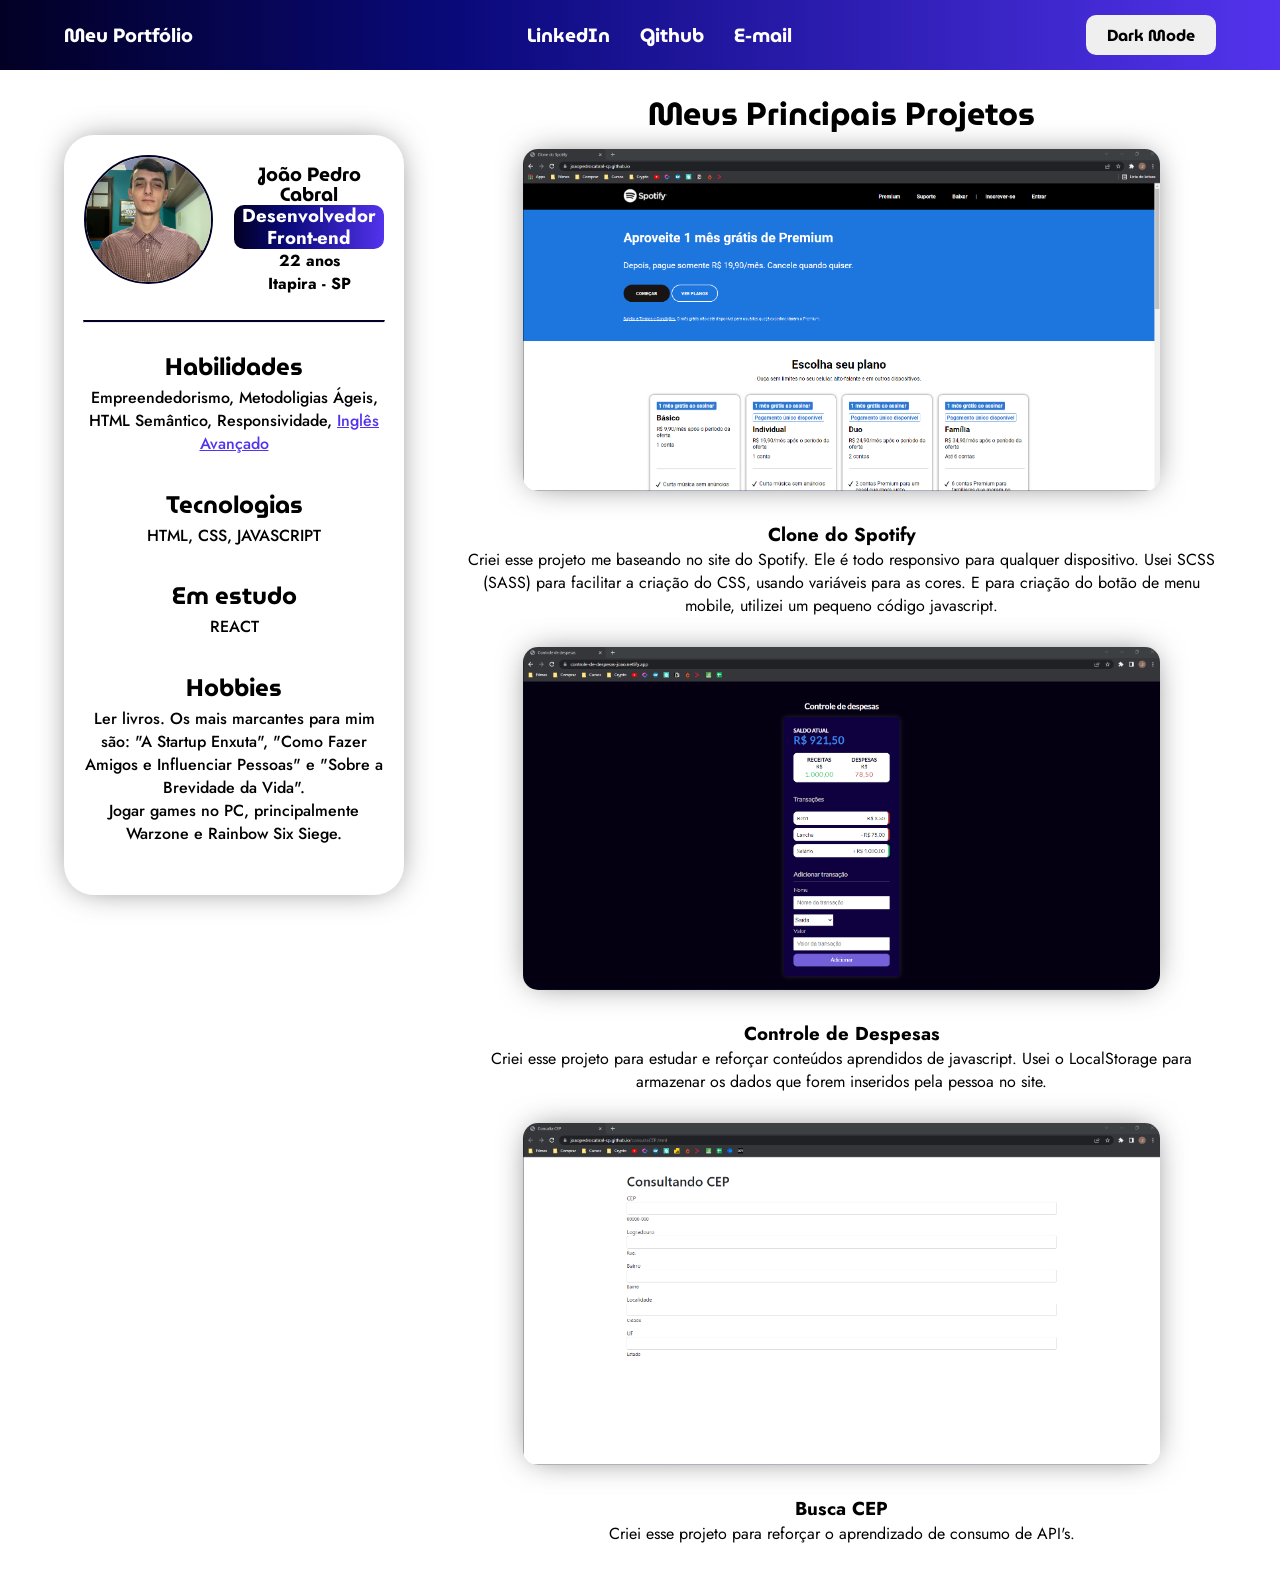
<file: index.html>
<!DOCTYPE html>
<html lang="pt-br">
<head>
    <meta charset="UTF-8">
    <meta http-equiv="X-UA-Compatible" content="IE=edge">
    <meta name="viewport" content="width=device-width, initial-scale=1.0">

    <link rel="stylesheet" href="./meu-portfolio/style-css/style.css">

    <link rel="preconnect" href="https://fonts.googleapis.com">
    <link rel="preconnect" href="https://fonts.gstatic.com" crossorigin>
    <link href="https://fonts.googleapis.com/css2?family=Jost:wght@300;400;500&family=MuseoModerno:wght@300;400;500;700&display=swap" rel="stylesheet">

    <title>Meu portfólio</title>
</head>
<body onload="age()" id="dark-body">
    <header>
        <nav id="nav">

            <a href="index.html" class="title">Meu Portfólio</a>

            <button class="btn-mobile" id="btnMobile">
                <img src="./meu-portfolio/images/icone-menu.png" alt="">
            </button>

            <ul>
                <li><a href="https://www.linkedin.com/in/joao-pedro-cabral-sp" target="_blank">LinkedIn</a></li>
                <li><a href="https://github.com/joaopedrocabral-sp" target="_blank">Github</a></li>
                <li><a href="mailto:jpdrcbrl@gmail.com" target="_blank">E-mail</a> </li>
            </ul>

            <button type="button" id="theme">Dark Mode</button>

        </nav>
    </header>
    <main id="dark-main">
        <section class="center">
            <section class="curriculum" id="dark-curriculum">

                <div class="apresentation"> 
                    <img src="./meu-portfolio/images/foto-joao.jpg" alt="Fotografia do João, dono do site e do portfólio.">

                    <div class="apresentation-text">
                        <h2>João Pedro Cabral</h2>
                        <h3>Desenvolvedor Front-end</h3>
                        <h4 id="age">Anos</h4>
                        <h4>Itapira - SP</h4>
                    </div>
                </div>

                <hr>

                <div class="text-informations">
                    <div class="habilities">
                        <h2>Habilidades</h2>
                        <p>Empreendedorismo, Metodoligias Ágeis, HTML Semântico, Responsividade, <a href="https://www.efset.org/cert/rNuW2M" target="_blank">Inglês Avançado</a></p>
                       
                        
                    </div>
                    <div class="tecnologies">
                        <h2>Tecnologias</h2>
                        <p>HTML, CSS, JAVASCRIPT</p>
                    </div>
                    <div class="studying">
                        <h2>Em estudo</h2>
                        <p>REACT</p>
                    </div>
                    <div class="hobbies">
                        <h2>Hobbies</h2>
                        <p>Ler livros. Os mais marcantes para mim são: "A Startup Enxuta", "Como Fazer Amigos e Influenciar Pessoas" e "Sobre a Brevidade da Vida".</p>
                        <p>Jogar games no PC, principalmente Warzone e Rainbow Six Siege.</p>
                    </div>
                </div>
        
            </section>
            <section class="projects">
                <h2>Meus Principais Projetos</h2>
                <div class="itens">

                    <div class="item">
                        <img src="./meu-portfolio/images/clone-spotify.png"
                            alt="Imagem de um site feito por mim, onde me inspirei no site do Spotify.">
                        <div class="overlay">
                            <a href="https://github.com/joaopedrocabral-sp/joaopedrocabral-sp.github.io/tree/main/clone-spotify"
                                target="_blank"><button>Ver Código</button></a>
                            <a href="./clone-spotify.html" target="_blank"><button>Ver Página</button></a>
                        </div>
                    </div>
                    <div class="project-information">
                        <h3>Clone do Spotify</h3>
                        <p>Criei esse projeto me baseando no site do Spotify. Ele é todo responsivo para qualquer dispositivo.
                            Usei SCSS (SASS) para facilitar a criação do CSS, usando variáveis para as cores. E para criação do
                            botão de menu mobile, utilizei um pequeno código javascript.</p>
                    </div>
                
                    <div class="item">
                        <img src="./meu-portfolio/images/controle-despesas-site.png"
                            alt="Imagem do site feito para controle de despesas, nele tem os campos para adicionar o valor e o nome da operação, e uma lista suspensa para escolher se é uma entrada ou saída.">
                        <div class="overlay">
                            <a href="https://github.com/joaopedrocabral-sp/joaopedrocabral-sp.github.io/tree/main/controle-despesa" target="_blank"><button>Ver Código</button></a>
                            <a href="./controle-de-despesas.html" target="_blank"><button>Ver Página</button></a>
                        </div>
                    </div>
                    <div class="project-information">
                        <h3>Controle de Despesas</h3>
                        <p>Criei esse projeto para estudar e reforçar conteúdos aprendidos de javascript. Usei o LocalStorage para armazenar os
                            dados que forem inseridos pela pessoa no site.</p>
                    </div>

                    <div class="item">
                        <img src="./meu-portfolio/images/consultaCEP.png"
                            alt="Imagem de um site feito por mim, onde me inspirei no site do Spotify.">
                        <div class="overlay">
                            <a href="https://github.com/joaopedrocabral-sp/joaopedrocabral-sp.github.io/tree/main/consultaCEP" target="_blank"><button>Ver Código</button></a>
                            <a href="./consultaCEP.html" target="_blank"><button>Ver Página</button></a>
                        </div>
                    </div>
                    <div class="project-information">
                        <h3>Busca CEP</h3>
                        <p>Criei esse projeto para reforçar o aprendizado de consumo de API's.</p>
                    </div>

                </div>
            </section>
        </section>
    </main>
    <script src="./meu-portfolio/js/navbarMobile.js"></script>
    <script src="./meu-portfolio/js/age.js"></script>
    <script src="./meu-portfolio/js/darkmode.js"></script>
</body>
</html>
</file>
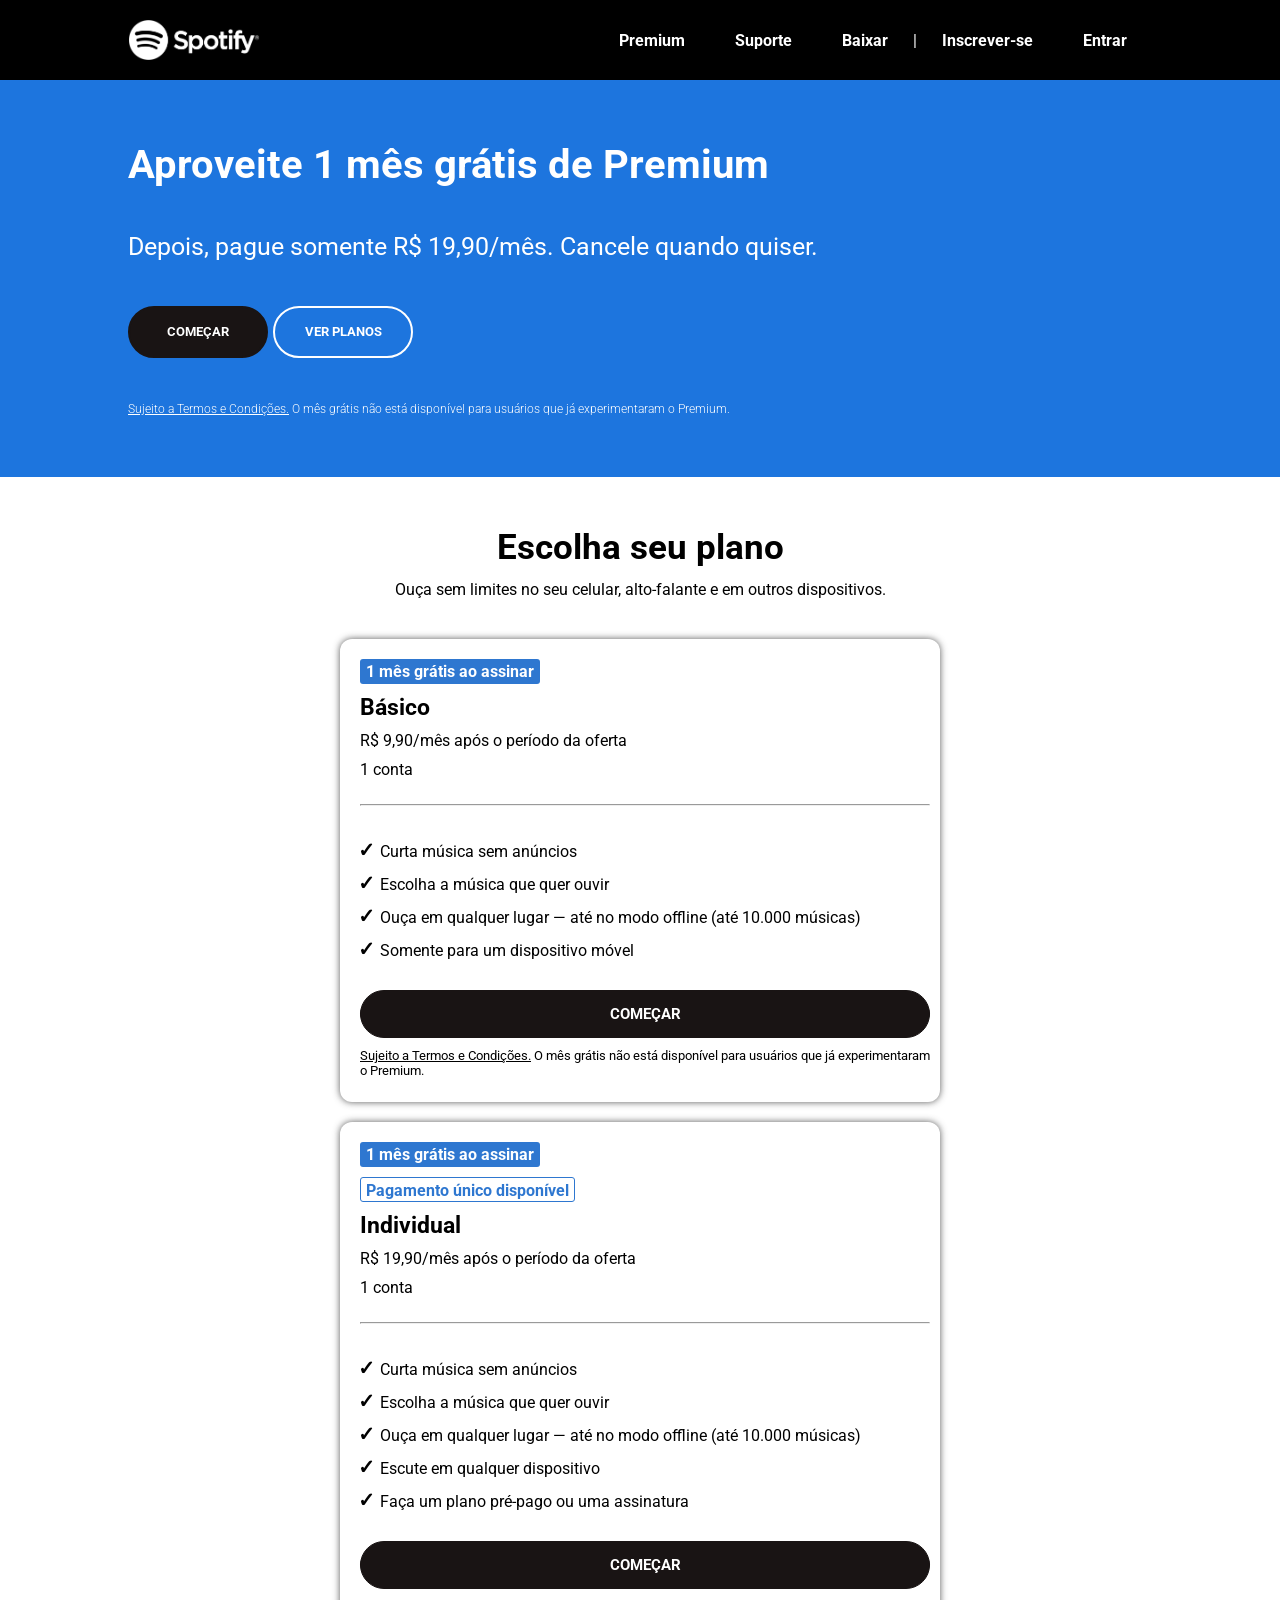
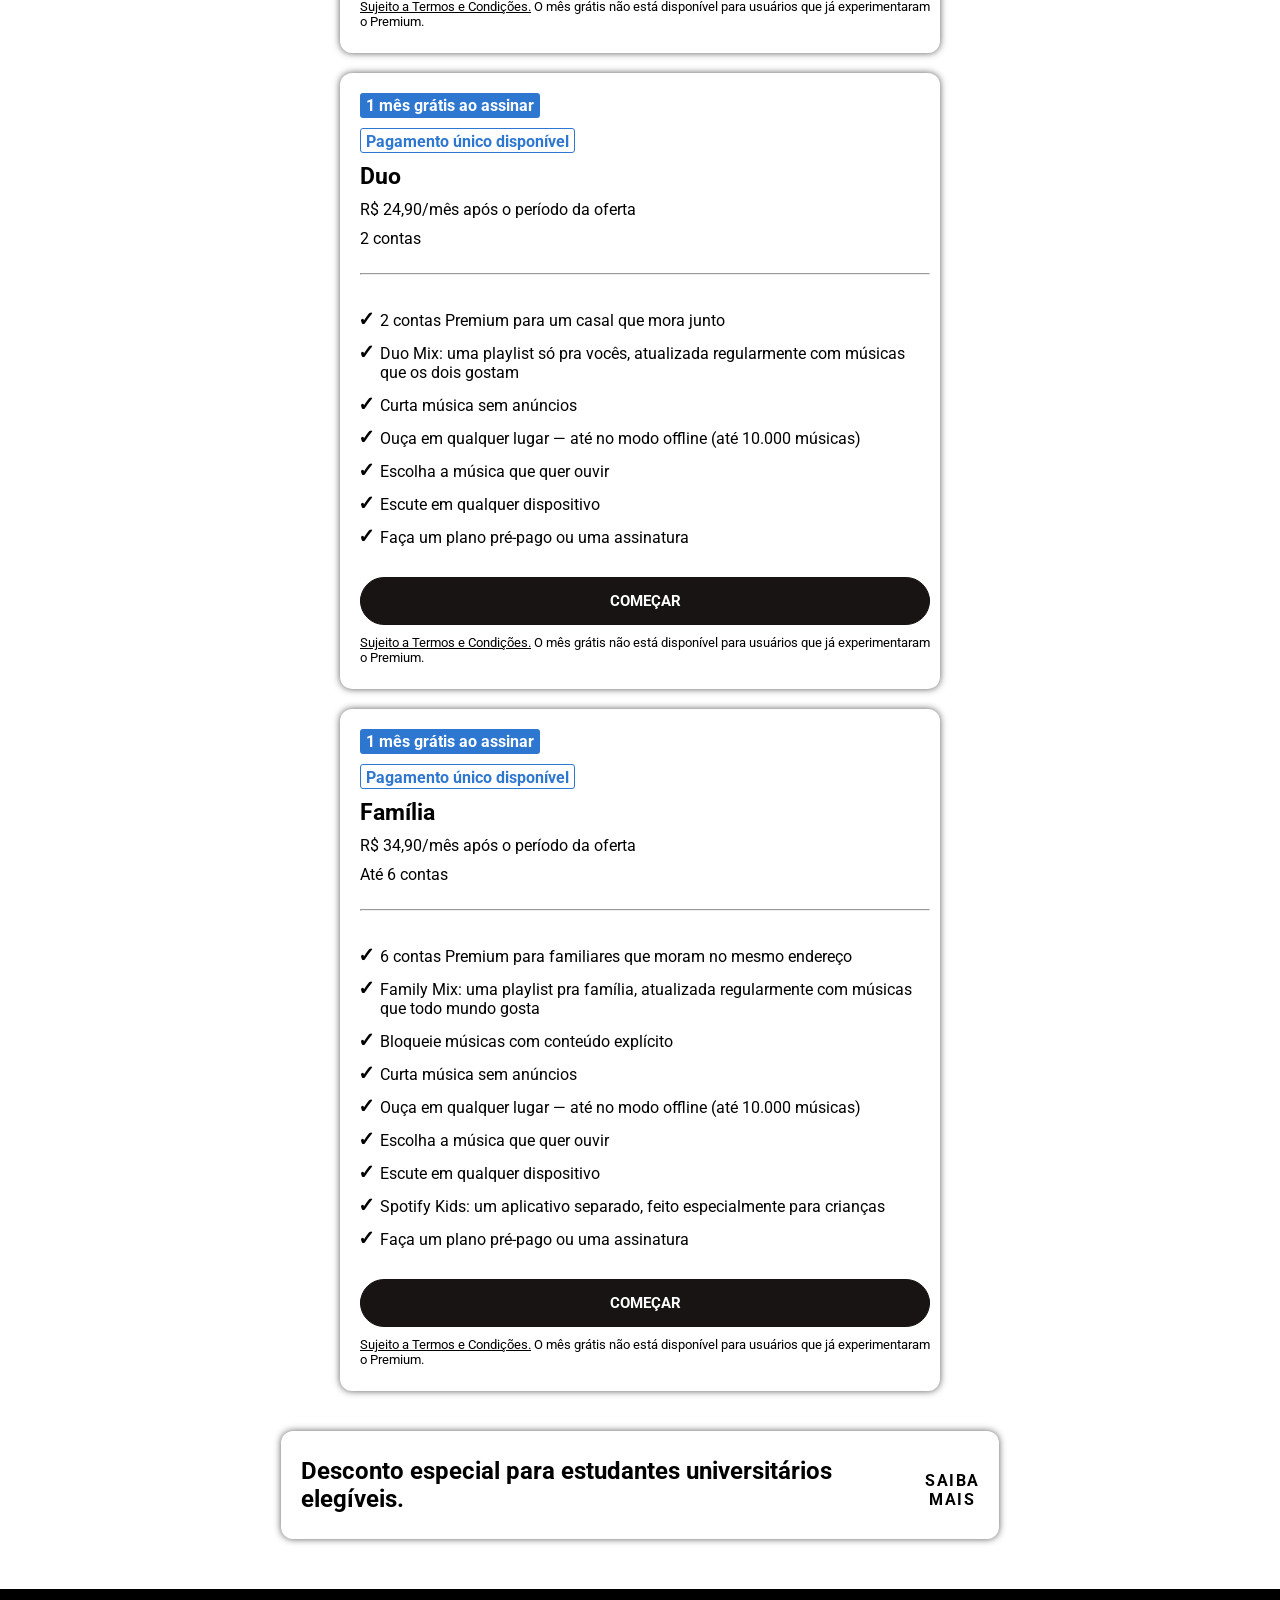
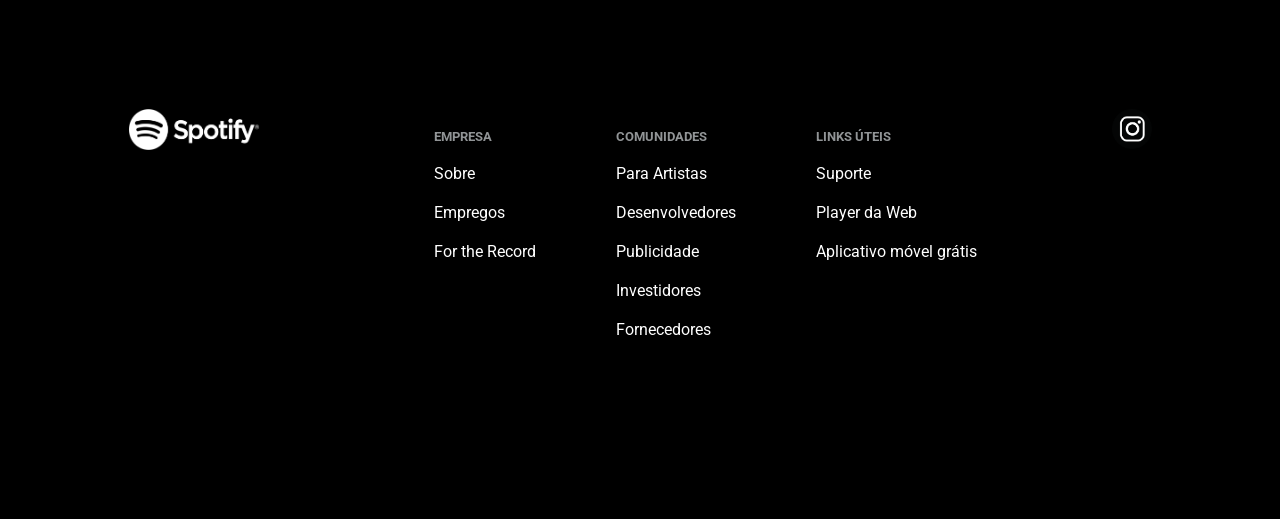
<file: clone-spotify.html>
<!DOCTYPE html>
<html lang="en">
<head>
    <meta charset="UTF-8">
    <meta http-equiv="X-UA-Compatible" content="IE=edge">
    <meta name="viewport" content="width=device-width, initial-scale=1.0">
    <title>Clone do Spotify</title>
    <link rel="stylesheet" href="./clone-spotify/styleCss/style.css">
    <link rel="preconnect" href="https://fonts.googleapis.com">
    <link rel="preconnect" href="https://fonts.gstatic.com" crossorigin>
    <link href="https://fonts.googleapis.com/css2?family=Roboto:wght@300;400;700&display=swap" rel="stylesheet">

</head>
<body>
    <header class="header-principal">
            <nav class="navbar" id="nav">

                <img src="./clone-spotify/Spotify_Logo_RGB_White.png" alt="Logo do Spotify">

                <div class="menu">
                    <button class="btn-mobile" id="btnMobile">
                    <img src="./clone-spotify/icone-menu.png" alt="">
                    </button>
                    <ul>
                        <li><a href="">Premium</a></li>
                        <li><a href="">Suporte</a></li>
                        <li><a href="">Baixar</a></li>
                        <span>|</span>
                        <li><a href="">Inscrever-se</a></li>
                        <li><a href="">Entrar</a></li>
                    </ul>
                </div>

            </nav>
    </header>
    <section class="aviso-principal">
        <div class="aviso">
            <h1>Aproveite 1 mês grátis de Premium</h1>
            <h2>Depois, pague somente R$ 19,90/mês. Cancele quando quiser.</h2>
            <div class="buttons">
                <button class="button1 button-g">COMEÇAR</button>
                <button class="button2 button-g">VER PLANOS</button>
            </div>
            <p><a href="">Sujeito a Termos e Condições.</a> O mês grátis não está disponível para usuários que já experimentaram o Premium.</p>
        </div>
    </section>
    <main>
        <section class="main">
            <h2>Escolha seu plano</h2>
            <h3>Ouça sem limites no seu celular, alto-falante e em outros dispositivos.</h3>
            <div class="planos">
                <div class="plano1 plano-geral">
                    <div class="grifado">
                        <p>1 mês grátis ao assinar</p>
                    </div>
                    <h3>Básico</h3>
                    <p>R$ 9,90/mês após o período da oferta</p>
                    <p>1 conta</p>
                    <hr>
                    <ul>
                        <li class="item">Curta música sem anúncios</li>
                        <li class="item">Escolha a música que quer ouvir</li>
                        <li class="item">Ouça em qualquer lugar — até no modo offline (até 10.000 músicas)</li>
                        <li class="item">Somente para um dispositivo móvel</li>
                    </ul>
                    <a href="">
                        <button>COMEÇAR</button>
                    </a>
                    <p class="description"><a href="">Sujeito a Termos e Condições.</a> O mês grátis não está disponível para usuários que já experimentaram o Premium.</p>
                </div>
                <div class="plano2 plano-geral">
                    <div class="grifado">
                        <p>1 mês grátis ao assinar</p>
                    </div>
                    <div class="grifado2">
                        <p>Pagamento único disponível</p>
                    </div>
                    <h3>Individual</h3>
                    <p>R$ 19,90/mês após o período da oferta</p>
                    <p>1 conta</p>
                    <hr>
                    <ul>
                        <li class="item">Curta música sem anúncios</li>
                        <li class="item">Escolha a música que quer ouvir</li>
                        <li class="item">Ouça em qualquer lugar — até no modo offline (até 10.000 músicas)</li>
                        <li class="item">Escute em qualquer dispositivo</li>
                        <li class="item">Faça um plano pré-pago ou uma assinatura</li>
                    </ul>
                    <a href="">
                        <button>COMEÇAR</button>
                    </a>
                    <p class="description"><a href="">Sujeito a Termos e Condições.</a> O mês grátis não está disponível para usuários que já experimentaram o Premium.</p>
                </div>
                <div class="plano3 plano-geral">
                    <div class="grifado">
                        <p>1 mês grátis ao assinar</p>
                    </div>
                    <div class="grifado2">
                        <p>Pagamento único disponível</p>
                    </div>
                    <h3>Duo</h3>
                    <p>R$ 24,90/mês após o período da oferta</p>
                    <p>2 contas</p>
                    <hr>
                    <ul>
                        <li class="item">2 contas Premium para um casal que mora junto</li>
                        <li class="item">Duo Mix: uma playlist só pra vocês, atualizada regularmente com músicas que os dois gostam</li>
                        <li class="item">Curta música sem anúncios</li>
                        <li class="item">Ouça em qualquer lugar — até no modo offline (até 10.000 músicas)</li>
                        <li class="item">Escolha a música que quer ouvir</li>
                        <li class="item">Escute em qualquer dispositivo</li>
                        <li class="item">Faça um plano pré-pago ou uma assinatura</li>
                    </ul>
                    <a href="">
                        <button>COMEÇAR</button>
                    </a>
                    <p class="description"><a href="">Sujeito a Termos e Condições.</a> O mês grátis não está disponível para usuários que já experimentaram o Premium.</p>
                </div>
                <div class="plano4 plano-geral">
                    <div class="grifado">
                        <p>1 mês grátis ao assinar</p>
                    </div>
                    <div class="grifado2">
                        <p>Pagamento único disponível</p>
                    </div>
                    <h3>Família</h3>
                    <p>R$ 34,90/mês após o período da oferta</p>
                    <p>Até 6 contas</p>
                    <hr>
                    <ul>
                        <li class="item">6 contas Premium para familiares que moram no mesmo endereço</li>
                        <li class="item">Family Mix: uma playlist pra família, atualizada regularmente com músicas que todo mundo gosta</li>
                        <li class="item">Bloqueie músicas com conteúdo explícito</li>
                        <li class="item">Curta música sem anúncios</li>
                        <li class="item">Ouça em qualquer lugar — até no modo offline (até 10.000 músicas)</li>
                        <li class="item">Escolha a música que quer ouvir</li>
                        <li class="item">Escute em qualquer dispositivo</li>
                        <li class="item">Spotify Kids: um aplicativo separado, feito especialmente para crianças</li>
                        <li class="item">Faça um plano pré-pago ou uma assinatura</li>
                    </ul>
                    <a href="">
                        <button>COMEÇAR</button>
                    </a>
                    <p class="description"><a href="">Sujeito a Termos e Condições.</a> O mês grátis não está disponível para usuários que já experimentaram o Premium.</p>
                </div>
            </div>
            <div class="caixa">
                <div class="caixa1">
                    <h3>Desconto especial para estudantes universitários elegíveis.</h3>
                </div>
                <div class="caixa2">
                    <a href="">SAIBA MAIS</a>
                </div>
            </div>
        </section>
    </main>
        <footer>
            <nav class="navbar-footer">
                <div class="footer1 footer-g">
                    <img src="./clone-spotify/Spotify_Logo_RGB_White.png" alt="">
                </div>
                <div class="footer2 footer-g">
                    <div class="item1 item">
                        <dl>
                            <dt>EMPRESA</dt>
                            <dd><a href="">Sobre</a></dd>
                            <dd><a href="">Empregos</a></dd>
                            <dd><a href="">For the Record</a></dd>
                        </dl>
                    </div>
                    <div class="item2 item">
                        <dl>
                            <dt>COMUNIDADES</dt>
                            <dd><a href="">Para Artistas</a></dd>
                            <dd><a href="">Desenvolvedores</a></dd>
                            <dd><a href="">Publicidade</a></dd>
                            <dd><a href="">Investidores</a></dd>
                            <dd><a href="">Fornecedores</a></dd>
                        </dl>
                    </div>
                    <div class="item3 item">
                        <dl>
                            <dt>LINKS ÚTEIS</dt>
                            <dd><a href="">Suporte</a></dd>
                            <dd><a href="">Player da Web</a></dd>
                            <dd><a href="">Aplicativo móvel grátis</a></dd>
                        </dl>
                    </div>
        
                </div>
                <div class="footer3 footer-g">
                    <a href=""><img src="./clone-spotify/insta_logo.png" alt=""></a>
                </div>
            </nav>
        </footer>
    <script src="./clone-spotify/index.js"></script>
</body>
</html>
</file>
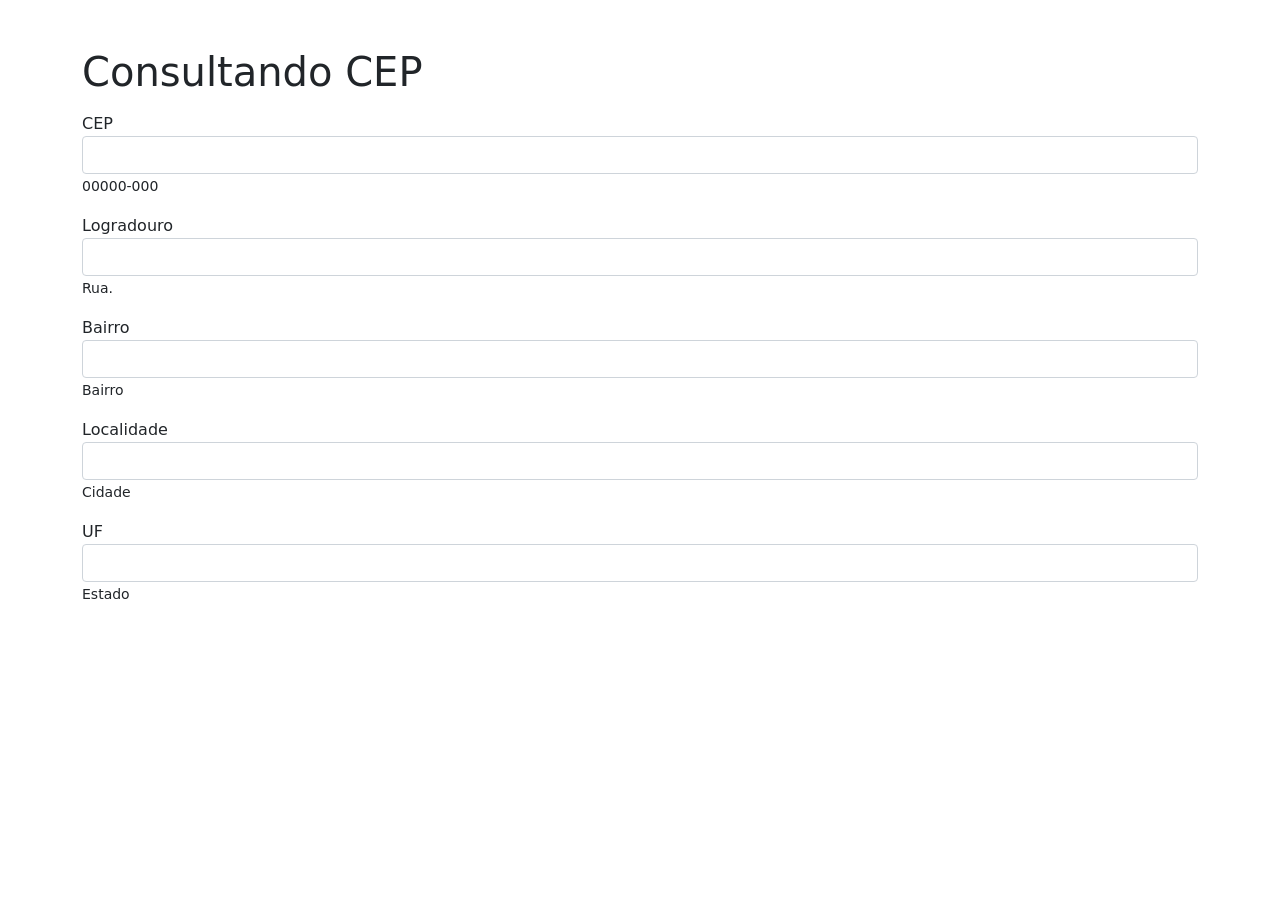
<file: consultaCEP.html>
<!DOCTYPE html>
<html lang="pt-br">
<head>
    <meta charset="UTF-8">
    <meta name="viewport" content="width=device-width, initial-scale=1.0">
    <title>Consulta CEP</title>
    <link rel="stylesheet" href="./consultaCEP/node_modules/bootstrap/dist/css/bootstrap.min.css">
</head>
<body>
    <div class="container mt-5">
        <h1>Consultando CEP</h1>
        <form>
            <div class="form-group mt-3">
                <label for="cep">CEP</label>
                <input type="text" class="form-control" maxlength="9" id="cep">
                <small>00000-000</small>
            </div>
            <div class="form-group mt-3">
                <label for="logradouro">Logradouro</label>
                <input type="text" class="form-control" id="logradouro">
                <small>Rua.</small>
            </div>
            <div class="form-group mt-3">
                <label for="bairro">Bairro</label>
                <input type="text" class="form-control" id="bairro">
                <small>Bairro</small>
            </div>
            <div class="form-group mt-3">
                <label for="localidade">Localidade</label>
                <input type="text" class="form-control" id="localidade">
                <small>Cidade</small>
            </div>
            <div class="form-group mt-3">
                <label for="uf">UF</label>
                <input type="text" class="form-control" id="uf">
                <small>Estado</small>
            </div>
        </form>
    </div>
    <script src="./consultaCEP/src/js/main.js"></script>
</body>
</html>
</file>
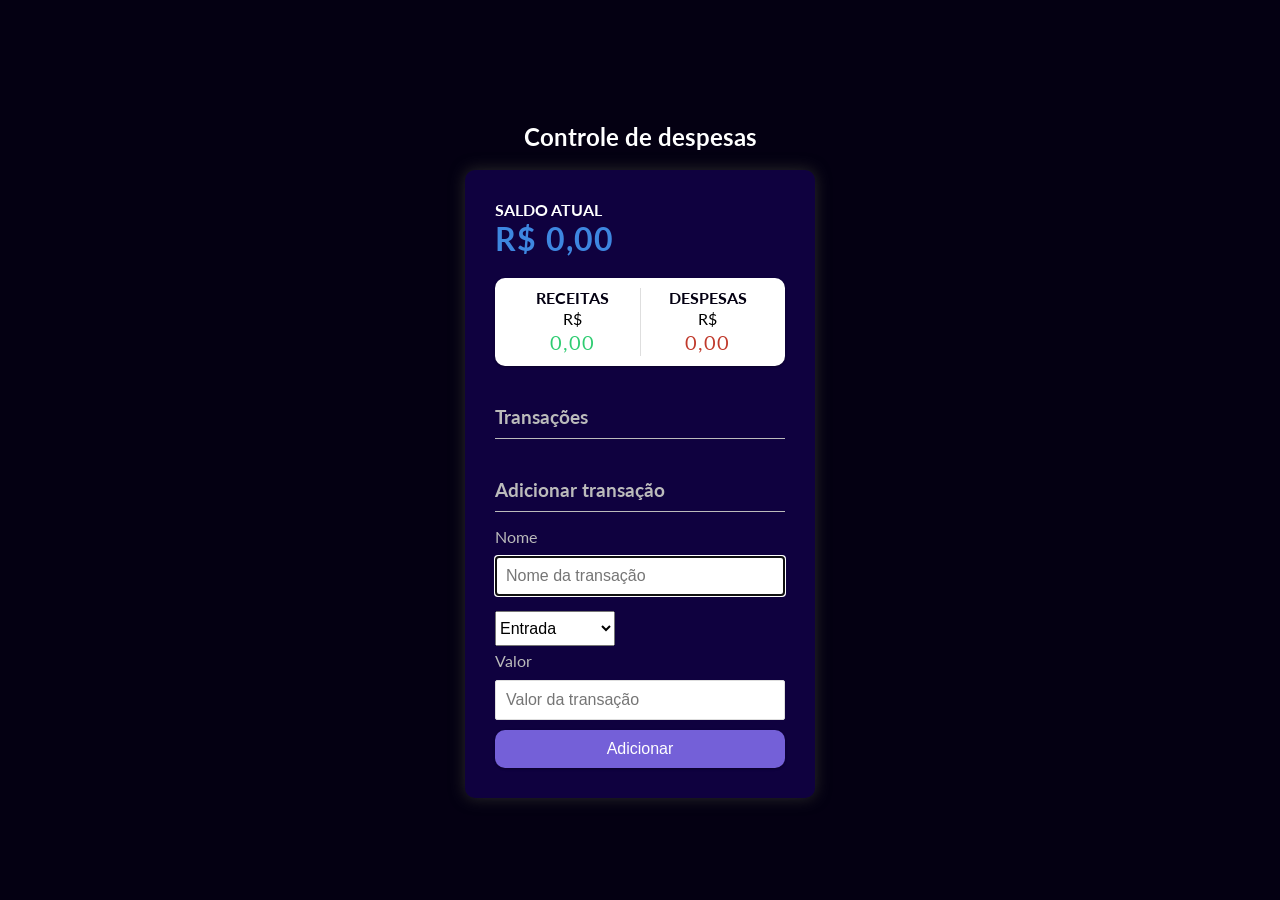
<file: controle-de-despesas.html>
<!DOCTYPE html>
<html lang="pt-br">
  <head>
    <meta charset="UTF-8" />
    <meta name="viewport" content="width=device-width, initial-scale=1.0" />
    <link rel="stylesheet" href="./controle-despesa/index.css" />
    <title>Controle de despesas</title>
  </head>
  <body>
    
    <h2>Controle de despesas</h2>

    <div id="alert"></div>

    <div class="container">
      <h4>Saldo atual</h4>
      
      <h1 id="balance" class="balance">R$ 0.00</h1>

      <div class="inc-exp-container">
        <div>
          <h4>Receitas</h4>
          <P>R$</P>
          <p id="money-plus" class="money plus">+ R$0.00</p>
        </div>

        <div>
          <h4>Despesas</h4>
          <p>R$</p>
          <p id="money-minus" class="money minus">- R$0.00</p>
        </div>
      </div>

      <h3>Transações</h3>
      
      <ul id="transactions" class="transactions">
      </ul>

      <h3>Adicionar transação</h3>
      
      <form id="form">
        <div class="form-control">
          <label for="text">Nome</label>
          <input autofocus type="text" id="text" placeholder="Nome da transação" />
        </div>

        <div class="form-control">
          <select name="tipoDeTransacao" id="transactionType">
            <option value="cashIn">Entrada</option>
            <option value="cashOut">Saída</option>
          </select>
          <label for="amount">Valor</label>
          <input type="number" id="amount" step=".01" placeholder="Valor da transação" />
        </div>

        <button class="btn">Adicionar</button>
      </form>
    </div>



    <script src="./controle-despesa/index.js"></script>
  </body>
</html>
</file>
<file: meu-portfolio/style-css/style.css>
* {
  margin: 0;
}

body {
  box-sizing: border-box;
}

.dark {
  background-color: #020024;
  color: #FFF;
}

button:hover {
  transform: scale(1.05);
  transition: all 0.1s;
}

h2 {
  font-family: "MuseoModerno", cursive;
}

h3 {
  font-family: "Jost", sans-serif;
  font-weight: 700;
}

p {
  font-family: "Jost", sans-serif;
  font-weight: 400;
}

ul {
  font-family: "Jost", sans-serif;
  font-weight: 400;
}

a:hover {
  transform: scale(1.05);
  transition: all 0.1s;
}

header {
  display: flex;
  align-items: center;
  justify-content: center;
  height: 80px;
  width: 100%;
  position: fixed;
  background: #020024 linear-gradient(90deg, #020024 0%, #090979 35%, #5333ed 100%);
  z-index: 1000;
}
header nav {
  height: 80px;
  width: 85%;
  display: flex;
  justify-content: space-between;
  align-items: center;
  position: fixed;
}
header nav .btn-mobile {
  display: none;
  background-color: transparent;
  width: 40px;
}
header nav .btn-mobile img {
  width: 40px;
  height: 40px;
}
header nav ul {
  list-style: none;
  display: flex;
  gap: 30px;
}
header nav ul li:hover {
  transform: scale(1.05);
  transition: all 0.1s;
}
header nav a {
  text-decoration: none;
  color: white;
  font-size: larger;
  font-family: "MuseoModerno", cursive;
  font-weight: 700;
}
header nav button {
  width: 130px;
  height: 40px;
  border-radius: 10px;
  border: none;
  font-family: "MuseoModerno", cursive;
  font-size: medium;
  font-weight: 700;
  cursor: pointer;
}

main {
  display: flex;
  justify-content: center;
  width: 100%;
  box-sizing: border-box;
}
main .center {
  display: flex;
  justify-content: space-between;
  align-items: flex-start;
  gap: 30px;
  width: 85%;
  margin: 30px 0;
}
main .center .curriculum {
  border-radius: 30px;
  padding: 20px;
  width: 25%;
  min-height: 556px;
  height: 70vh;
  max-height: 1000px;
  min-width: 400px;
  display: flex;
  position: sticky;
  top: 15%;
  flex-direction: column;
  align-items: center;
  -webkit-box-shadow: 0px 0px 33px -9px rgba(0, 0, 0, 0.63);
  -moz-box-shadow: 0px 0px 33px -9px rgba(0, 0, 0, 0.63);
  box-shadow: 0px 0px 33px -9px rgba(0, 0, 0, 0.63);
}
main .center .curriculum .apresentation {
  align-self: flex-start;
  display: flex;
  justify-content: space-between;
  width: 100%;
  height: fit-content;
  margin-bottom: 15px;
}
main .center .curriculum .apresentation img {
  border: 2px solid #020024;
  border-radius: 50%;
  width: 150px;
  height: 150px;
}
main .center .curriculum .apresentation .apresentation-text {
  height: 150px;
  display: flex;
  flex-direction: column;
  justify-content: center;
}
main .center .curriculum .apresentation .apresentation-text h2 {
  width: 240px;
  text-align: center;
  font-family: "MuseoModerno", cursive;
}
main .center .curriculum .apresentation .apresentation-text h3 {
  width: 230px;
  height: 30px;
  line-height: 30px;
  background: #020024 linear-gradient(90deg, #020024 0%, #090979 35%, #5333ed 100%);
  border-radius: 10px;
  text-align: center;
  color: #FFF;
  font-family: "Jost", sans-serif;
}
main .center .curriculum .apresentation .apresentation-text h4 {
  text-align: center;
  font-family: "Jost", sans-serif;
}
main .center .curriculum hr {
  width: 100%;
  border-top: 2px solid #020024;
  margin-bottom: 10px;
}
main .center .curriculum P {
  font-weight: 500;
}
main .center .curriculum .text-informations {
  display: flex;
  flex-direction: column;
  justify-content: space-around;
  align-items: center;
  height: 100%;
  padding-bottom: 15px;
}
main .center .curriculum .text-informations .habilities {
  text-align: center;
}
main .center .curriculum .text-informations .habilities a {
  color: #5333ed;
}
main .center .curriculum .text-informations .tecnologies {
  text-align: center;
}
main .center .curriculum .text-informations .studying {
  text-align: center;
}
main .center .curriculum .text-informations .hobbies {
  text-align: center;
  max-width: 350px;
}
main .center .projects {
  display: flex;
  flex-direction: column;
  align-items: center;
  width: 65%;
  height: 90%;
  text-align: center;
  margin-top: 70px;
}
main .center .projects h2 {
  font-size: xx-large;
  margin-bottom: 10px;
}
main .center .projects .itens {
  flex-direction: column;
  gap: 30px;
  align-items: center;
  display: flex;
}
main .center .projects .itens .item {
  position: relative;
  display: flex;
  gap: 10px;
  flex-direction: column;
  align-items: center;
  width: 85%;
}
main .center .projects .itens .item img {
  width: 100%;
  border-radius: 15px;
  -webkit-box-shadow: 0px 0px 33px -9px rgba(0, 0, 0, 0.63);
  -moz-box-shadow: 0px 0px 33px -9px rgba(0, 0, 0, 0.63);
  box-shadow: 0px 0px 33px -9px rgba(0, 0, 0, 0.63);
}
main .center .projects .itens .item .overlay {
  border-radius: 15px;
  position: absolute;
  display: flex;
  flex-wrap: wrap;
  justify-content: center;
  align-items: center;
  gap: 10px;
  background: rgba(255, 255, 255, 0.1);
  backdrop-filter: blur(2px);
  -webkit-backdrop-filter: blur(2px);
  overflow: hidden;
  width: 100%;
  height: 100%;
  top: 0;
  transform: scale(0);
  transition: 0.3s ease;
}
main .center .projects .itens .item .overlay button {
  width: 150px;
  height: 50px;
  border-radius: 15px;
  border: none;
  -webkit-box-shadow: 0px 0px 33px -9px rgba(0, 0, 0, 0.63);
  -moz-box-shadow: 0px 0px 33px -9px rgba(0, 0, 0, 0.63);
  box-shadow: 0px 0px 33px -9px rgba(0, 0, 0, 0.63);
  cursor: pointer;
  font-family: "Jost", sans-serif;
  font-weight: 500;
  font-size: medium;
}
main .center .projects .itens .informations {
  max-width: 90%;
}
main .center .projects .item:hover .overlay {
  transform: scale(1);
}

main .center .dark-curriculum {
  background-color: #01000c;
  -webkit-box-shadow: 0px 0px 33px -9px rgba(136, 136, 136, 0.63);
  -moz-box-shadow: 0px 0px 33px -9px rgba(136, 136, 136, 0.63);
  box-shadow: 0px 0px 33px -9px rgba(136, 136, 136, 0.63);
}

@media (max-width: 1750px) {
  header {
    height: 70px;
  }
  header nav {
    height: 70px;
  }

  main .center {
    margin-top: 18px;
  }
}
@media (max-width: 1650px) {
  header nav {
    width: 90%;
  }

  main .center {
    width: 90%;
  }
}
@media (max-width: 1320px) {
  main .center {
    height: fit-content;
  }
  main .center .curriculum {
    min-width: 300px;
    height: 80vh;
  }
  main .center .curriculum .apresentation img {
    width: 125px;
    height: 125px;
  }
  main .center .curriculum .apresentation .apresentation-text h2 {
    font-size: 1.2em;
    width: 150px;
    line-height: 20px;
  }
  main .center .curriculum .apresentation .apresentation-text h3 {
    width: 150px;
    height: 44px;
    line-height: 22px;
  }
  main .center .projects .itens {
    flex-direction: column;
    gap: 30px;
    margin-bottom: 15px;
  }
  main .center .projects .itens .informations {
    max-width: 90%;
  }
}
@media (max-width: 1110px) {
  main .center .projects {
    align-self: flex-start;
  }
  main .center .projects .itens .item {
    width: 450px;
  }
  main .center .projects .itens .item img {
    width: 450px;
  }
}
@media (max-width: 880px) {
  header #nav.active ul {
    display: flex;
    flex-direction: column;
    position: absolute;
    width: 100%;
    top: 70px;
    right: 0px;
    height: 200px;
    z-index: 1000;
    background: #020024 linear-gradient(90deg, #020024 0%, #090979 35%, #5333ed 100%);
    justify-content: space-around;
    list-style: none;
    padding-top: 10px;
    padding-bottom: 10px;
  }
  header #nav.active ul li {
    padding-left: 7%;
  }
  header nav .btn-mobile {
    display: block;
    order: 1;
  }
  header nav .title {
    justify-self: center;
    order: 2;
  }
  header nav ul {
    justify-self: flex-start;
    order: 1;
    display: none;
  }
  header nav button {
    order: 3;
  }

  main {
    height: fit-content;
  }
  main .center {
    flex-direction: column;
    align-items: center;
  }
  main .center .curriculum {
    min-height: 80vh;
    min-width: 400px;
    margin-bottom: 10px;
    position: relative;
    margin-top: 80px;
  }
  main .center .curriculum .apresentation img {
    height: 150px;
    width: 150px;
  }
  main .center .curriculum .apresentation .apresentation-text {
    text-align: center;
  }
  main .center .curriculum .apresentation .apresentation-text h2 {
    font-size: 1.5em;
    width: 230px;
    line-height: 40px;
  }
  main .center .curriculum .apresentation .apresentation-text h3 {
    width: 230px;
    line-height: 30px;
    height: 30px;
  }
  main .center .projects {
    width: 90%;
    align-self: center;
  }
}
@media (max-width: 490px) {
  header {
    position: relative;
  }
  header nav {
    position: relative;
  }
  header nav button {
    width: 70px;
    line-height: 18px;
  }

  main .center {
    margin-top: 0;
  }
  main .center .curriculum {
    min-width: 300px;
    height: 80vh;
    min-height: 620px;
    margin-top: 20px;
  }
  main .center .curriculum .apresentation img {
    width: 125px;
    height: 125px;
  }
  main .center .curriculum .apresentation .apresentation-text h2 {
    font-size: 1.2em;
    width: 150px;
    line-height: 20px;
  }
  main .center .curriculum .apresentation .apresentation-text h3 {
    width: 150px;
    height: 44px;
    line-height: 22px;
  }
  main .center .projects .itens .item {
    max-width: 100%;
    width: auto;
  }
  main .center .projects .itens .item .overlay {
    flex-direction: column;
  }
  main .center .projects .itens .item img {
    max-width: 100%;
  }
}
@media (max-width: 350px) {
  header nav .btn-mobile img {
    width: 35px;
    height: 35px;
  }

  main .center .curriculum {
    min-width: 260px;
    height: 750px;
  }
  main .center .curriculum .apresentation {
    justify-content: center;
    align-items: center;
    flex-direction: column;
    margin-bottom: 0;
  }
  main .center .curriculum .text-informations {
    justify-content: space-between;
  }
}

/*# sourceMappingURL=style.css.map */
</file>
<file: clone-spotify/styleCss/style.css>
@charset "UTF-8";
* {
  margin: 0px;
  font-family: "Roboto", sans-serif;
  box-sizing: border-box;
}

.header-principal {
  width: 100%;
  display: flex;
  justify-content: center;
  align-items: center;
  background-color: #000000;
}
.header-principal .navbar {
  margin: 0px auto;
  box-sizing: border-box;
  background-color: #000000;
  height: 80px;
  align-items: center;
  justify-content: space-between;
  display: flex;
  width: 80%;
  max-width: 1300px;
}
.header-principal .navbar .menu .btn-mobile {
  display: none;
}
.header-principal .navbar ul {
  display: flex;
}
.header-principal .navbar a {
  color: #FFFFFF;
  font-weight: 700;
  text-decoration: none;
  margin: auto 25px;
}
.header-principal .navbar a:hover {
  color: #1ed760;
}
.header-principal .navbar span {
  color: #FFFFFF;
}
.header-principal .navbar img {
  width: 132px;
  height: 40px;
  fill: #8b1919;
}

.aviso-principal {
  background-color: #1d75de;
  height: 397px;
  display: flex;
  justify-content: flex-start;
  align-items: center;
  width: 100%;
}
.aviso-principal .buttons {
  display: flex;
}

.aviso {
  width: 80%;
  max-width: 1300px;
  background-color: #1d75de;
  margin: 0px auto;
  padding: auto 10px;
  height: 300px;
  color: #FFFFFF;
  font-weight: 700;
  display: flex;
  flex-flow: column wrap;
  gap: 20px;
  justify-content: space-around;
  align-items: flex-start;
}
.aviso h1 {
  font-size: 40px;
}
.aviso h2 {
  font-size: 25px;
  font-weight: 400;
}
.aviso button {
  width: 140px;
  height: 52px;
  color: #FFFFFF;
  border-radius: 30px;
  font-weight: 700;
  cursor: pointer;
  margin-right: 5px;
}
.aviso button.button1 {
  background-color: #191414;
  border: 2px solid #191414;
}
.aviso button.button1:hover {
  background-color: #000000;
  transform: scale(1.05);
  transition: all 0.1s;
}
.aviso button.button2 {
  background-color: #1d75de;
  border: 2px solid #FFFFFF;
}
.aviso button.button2:hover {
  background-color: #175DB1;
  transform: scale(1.05);
  transition: all 0.1s;
}
.aviso p {
  font-weight: 300;
  font-size: 12px;
}
.aviso a {
  color: #FFFFFF;
}

.main {
  width: 80%;
  max-width: 1300px;
  margin: 50px auto;
  display: flex;
  flex-direction: column;
  flex-wrap: wrap;
  justify-content: space-between;
  align-items: center;
}
.main h2 {
  text-align: center;
  font-size: 35px;
}
.main h3 {
  text-align: center;
  font-size: 16px;
  font-weight: 400;
  margin-top: 12px;
}
.main .caixa {
  width: 80%;
  max-width: 718px;
  height: 108px;
  border-radius: 12px;
  font-weight: 700;
  -webkit-box-shadow: 0px 0px 7px 0px rgba(50, 50, 50, 0.8);
  -moz-box-shadow: 0px 0px 7px 0px rgba(50, 50, 50, 0.8);
  box-shadow: 0px 0px 7px 0px rgba(50, 50, 50, 0.8);
  display: flex;
  gap: 10px;
  justify-content: space-around;
  align-items: center;
  margin-top: 40px;
  padding: 0 20px;
}
.main .caixa .caixa1 {
  font-size: large;
}
.main .caixa .caixa1 h3 {
  font-size: x-large;
  font-weight: 700;
  text-align: start;
  margin: 0;
}
.main .caixa .caixa2 {
  grid-column: 10/12;
  font-size: medium;
  width: 54px;
  text-align: center;
  margin-left: 40px;
  margin-top: 10px;
}
.main .caixa .caixa2 a {
  text-decoration: none;
  color: #000000;
  letter-spacing: 1.5px;
}

.planos {
  display: grid;
  grid-template-columns: repeat(4, 1fr);
  margin-top: 40px;
  gap: 20px;
  justify-content: center;
}

.plano-geral {
  border-radius: 12px;
  text-align: start;
  padding: 10px;
  padding-left: 20px;
  min-width: 260px;
  max-width: 270px;
  -webkit-box-shadow: 0px 0px 7px 0px rgba(50, 50, 50, 0.8);
  -moz-box-shadow: 0px 0px 7px 0px rgba(50, 50, 50, 0.8);
  box-shadow: 0px 0px 7px 0px rgba(50, 50, 50, 0.8);
}
.plano-geral .item::before {
  content: "✓";
  display: inline;
  float: left;
  margin-left: -22px;
  font-weight: 700;
  color: #000000;
  font-size: 20px;
  margin-top: -4px;
  margin-right: 3px;
}
.plano-geral div {
  background-color: #2e77d0;
  width: 180px;
  height: 25px;
  text-align: center;
  border-radius: 3px;
  color: #FFFFFF;
  font-weight: 700;
  justify-content: center;
  align-items: center;
  margin-top: 10px;
}
.plano-geral div.grifado2 {
  width: 215px;
  background-color: #FFFFFF;
  color: #2e77d0;
  border: 1px solid #2e77d0;
}
.plano-geral div.grifado2 p {
  margin-top: 0px;
}
.plano-geral div p {
  position: relative;
  text-align: center;
  line-height: 25px;
}
.plano-geral h3 {
  font-weight: 700;
  font-size: 23px;
  text-align: start;
  margin-top: 10px;
}
.plano-geral p {
  margin-top: 10px;
}
.plano-geral ul {
  padding: 10px;
  padding-left: 20px;
  margin-top: 12px;
  list-style: none;
  height: 558px;
}
.plano-geral li {
  margin-top: 14px;
}
.plano-geral hr {
  margin-top: 25px;
}
.plano-geral a {
  height: 48px;
  width: 237px;
  border-radius: 500px;
  background-color: #191414;
  cursor: pointer;
}
.plano-geral button {
  margin-top: 0;
  height: 48px;
  width: 237px;
  border-radius: 500px;
  background-color: #191414;
  border: 1px solid #191414;
  color: #FFFFFF;
  font-weight: 700;
  font-size: 15px;
  cursor: pointer;
}
.plano-geral button:hover {
  background-color: #000000;
  transform: scale(1.05);
  transition: all 0.1s;
}

.plano1 hr {
  margin-top: 62px;
}

.description {
  font-size: smaller;
  margin-top: 8px;
  margin-bottom: 14px;
}
.description a {
  background-color: #FFFFFF;
  color: #000000;
}

footer {
  height: 530px;
  background-color: #000000;
  display: flex;
  align-items: center;
  justify-content: center;
  width: 100%;
  box-sizing: border-box;
}
footer .navbar-footer {
  height: 290px;
  display: flex;
  box-sizing: border-box;
  justify-content: space-between;
  color: #FFFFFF;
  max-width: 1300px;
  width: 80%;
  margin-right: 0px;
  gap: 30px;
}
footer .navbar-footer .footer1 {
  width: 200px;
}
footer .navbar-footer .footer1 img {
  width: 132px;
  height: 41px;
}
footer .navbar-footer .footer2 {
  display: flex;
  gap: 50px;
}
footer .navbar-footer .footer2 .item {
  max-width: 200px;
  width: auto;
  margin-right: 30px;
}
footer .navbar-footer .footer2 a {
  color: #FFFFFF;
  text-decoration: inherit;
}
footer .navbar-footer .footer2 a:hover {
  color: #1ed760;
}
footer .navbar-footer .footer2 dt {
  margin: 20px auto;
  color: #919496;
  font-weight: 700;
  font-size: small;
}
footer .navbar-footer .footer2 dd {
  margin-bottom: 20px;
}
footer .navbar-footer .footer3 {
  display: flex;
  flex-wrap: wrap;
  width: auto;
}
footer .navbar-footer .footer3 img {
  max-width: 40px;
}

@media (max-width: 1390px) {
  .planos {
    grid-template-columns: repeat(4, 1fr);
  }
  .planos .plano-geral {
    grid-column: 1/5;
    width: 100%;
    max-width: 600px;
  }
  .planos .plano-geral button {
    margin-top: 20px;
    width: 100%;
  }
  .planos .plano-geral hr {
    margin-top: 25px;
  }
  .planos .plano-geral ul {
    height: auto;
  }
}
@media (max-width: 920px) {
  .header-principal .navbar {
    width: 90%;
  }

  .aviso {
    width: 90%;
  }

  footer .navbar-footer {
    width: 90%;
  }
}
@media (max-width: 830px) {
  .header-principal #nav.active ul {
    display: flex;
    flex-direction: column;
    position: absolute;
    width: 100%;
    top: 80px;
    right: 0px;
    height: 200px;
    z-index: 1000;
    background-color: #000000;
    justify-content: space-around;
    list-style: none;
    padding-top: 10px;
    padding-bottom: 10px;
  }
  .header-principal #nav.active a {
    display: flex;
    flex-direction: column;
    height: fit-content;
  }
  .header-principal #nav.active span {
    display: none;
  }
  .header-principal .navbar ul {
    display: none;
  }
  .header-principal .navbar a {
    margin: 0px;
  }
  .header-principal .navbar .menu .btn-mobile {
    display: flex;
    padding: 0.25rem 0.75rem;
    font-size: 1rem;
    background: none;
    border: none;
    color: #FFFFFF;
    cursor: pointer;
  }
  .header-principal .navbar .menu .btn-mobile img {
    width: 45px;
    height: 45px;
  }
  .header-principal .navbar .menu a, .header-principal .navbar .menu span {
    display: none;
  }
}
@media (max-width: 750px) {
  .header-principal #nav.active ul {
    top: 60px;
  }
  .header-principal .navbar {
    height: 60px;
    width: 90%;
  }
  .header-principal .navbar img {
    height: 35px;
    width: 120px;
  }
  .header-principal .navbar .menu .btn-mobile {
    display: flex;
    padding: 0.25rem 0.75rem;
    font-size: 1rem;
    background: none;
    border: none;
    color: #FFFFFF;
    cursor: pointer;
  }
  .header-principal .navbar .menu .btn-mobile img {
    width: 30px;
    height: 30px;
  }
  .header-principal .navbar .menu a, .header-principal .navbar .menu span {
    display: none;
  }

  .aviso-principal {
    height: auto;
  }

  .aviso {
    height: auto;
    width: 90%;
    margin: 20px auto;
  }
  .aviso h1 {
    font-size: 30px;
  }
  .aviso h2 {
    font-size: 20px;
  }

  .buttons {
    align-self: center;
    flex-direction: column;
    width: 100%;
  }
  .buttons .button-g {
    width: 100%;
  }
  .buttons .button2 {
    margin-top: 2%;
  }

  .main .caixa {
    grid-template-rows: repeat(4, 1fr);
    width: 100%;
    box-sizing: border-box;
  }
  .main .caixa a {
    font-size: small;
  }
  .main .caixa .caixa1 {
    grid-column: 1/12;
    grid-row: 1/3;
    width: 500px;
    padding-bottom: 0px;
    width: auto;
  }
  .main .caixa .caixa1 h3 {
    font-size: large;
  }
  .main .caixa .caixa2 {
    grid-column: 1/12;
    grid-row: 3/5;
    width: auto;
    margin: 0px;
  }

  footer {
    height: fit-content;
    padding: 40px 0;
  }
  footer .navbar-footer {
    flex-direction: column;
    height: fit-content;
  }
  footer .navbar-footer .footer2 {
    flex-direction: column;
  }
}

/*# sourceMappingURL=style.css.map */
</file>
<file: controle-despesa/index.css>
@import url('https://fonts.googleapis.com/css?family=Lato&display=swap');

:root {
  --box-shadow: 0 1px 3px rgba(0, 0, 0, 0.12), 0 1px 2px rgba(0, 0, 0, 0.24);
}

* {
  box-sizing: border-box;
}

body {
  background-color: #040012;
  display: flex;
  flex-direction: column;
  align-items: center;
  justify-content: center;
  min-height: 100vh;
  margin: 0;
  font-family: 'Lato', sans-serif;
}

#alert{
  display: flex;
  align-items: center;
  justify-content: center;
  width: 80%;
  height: 100%;
}
.message{
  min-width: 250px;
  max-width: 400px;
  padding: 19px 60px;
  position: fixed;
  background-color: #c0392b;
  border-radius: 5px;
  color: #fff;
  animation: slidein 0.2s cubic-bezier(0.25, 0.46, 0.45, 0.94) both;
}

.message::before{
  content: "";
  position: absolute;
  left: 0;
  bottom: 0;
  height: 5px;
  width: 0;
  background-color: rgba(0, 0, 0, 0.5);
  animation: time 3s forwards;
}

.container {
  padding: 30px;
  width: 350px;
  background-color: #0f013f;
  border-radius: 10px;
  -webkit-box-shadow: 0px 0px 15px 0px rgb(43, 43, 43);
  -moz-box-shadow: 0px 0px 15px 0px rgb(43, 43, 43);
  box-shadow: 0px 0px 15px 0px rgb(43, 43, 43);
}

h1 {
  letter-spacing: 1px;
  margin: 0;
  color: #3e87e0;
}

h2{
  color: rgb(255, 255, 255);
}

h3 {
  border-bottom: 1px solid #bbb;
  padding-bottom: 10px;
  margin: 40px 0 10px;
  color: #bbb;
}

h4 {
  margin: 0;
  text-transform: uppercase;
  color: rgb(255, 255, 255);
}

.inc-exp-container {
  background-color: #fff;
  box-shadow: var(--box-shadow);
  padding: 10px;
  display: flex;
  justify-content: space-around;
  margin: 20px 0;
  border-radius: 10px;
  max-width: 290px;
}

.inc-exp-container > div {
  flex: 1;
  text-align: center;
}

.inc-exp-container p{
 margin: 2px;
}

.inc-exp-container h4 {
  color: #040012;
}

.inc-exp-container > div:first-of-type {
  border-right: 1px solid #dedede;
}

.money {
  font-size: 20px;
  letter-spacing: 1px;
  margin: 5px 0;
}

.money.plus {
  color: #2ecc71;
}

.money.minus {
  color: #c0392b;
}

label {
  display: inline-block;
  margin: 5px 0 10px;
  color: #bbb;
}

input[type='text'],
input[type='number'] {
  border: 1px solid #dedede;
  border-radius: 2px;
  display: block;
  font-size: 16px;
  padding: 10px;
  width: 100%;
}

select{
  display: block;
  margin: 15px 0 0;
  width: 120px;
  height: 35px;
  font-size: medium;
}

.btn {
  cursor: pointer;
  background-color: #7460d8;
  box-shadow: var(--box-shadow);
  color: #fff;
  border: 0;
  display: block;
  font-size: 16px;
  margin: 10px 0 0;
  padding: 10px;
  width: 100%;
  border-radius: 10px;
}

.btn:focus,
.delete-btn:focus {
  outline: 0;
}

.transactions {
  list-style-type: none;
  padding: 0;
  margin-bottom: 40px;
}

.transactions li {
  background-color: #fff;
  box-shadow: var(--box-shadow);
  color: #333;
  display: flex;
  justify-content: space-between;
  position: relative;
  padding: 10px;
  margin: 10px 0;
  border-radius: 10px;
}

.transactions li.plus {
  border-right: 5px solid #2ecc71;
}

.transactions li.minus {
  border-right: 5px solid #c0392b;
}

.delete-btn {
  cursor: pointer;
  background-color: #e74c3c;
  border: 0;
  color: #fff;
  font-size: 20px;
  line-height: 20px;
  padding: 2px 5px;
  position: absolute;
  top: 50%;
  left: 0;
  transform: translate(-100%, -50%);
  opacity: 0;
  transition: opacity 0.3s ease;
}

.transactions li:hover .delete-btn {
  opacity: 1;
}

@keyframes slidein {
  0% {
    transform: translateX(1000px);
    opacity: 0;

  }
  100% {
    transform: translateX(0);
    opacity: 1;
  }
}

@keyframes time {
  0%{
    width: 0;
  }
  100%{
    width: 100%;
  }
}

@media (max-width: 375px) {
  .container{
    width: 320px;
  }
}
@media (max-width: 450px){
  body{
    justify-content: flex-start;
  }
}
</file>
